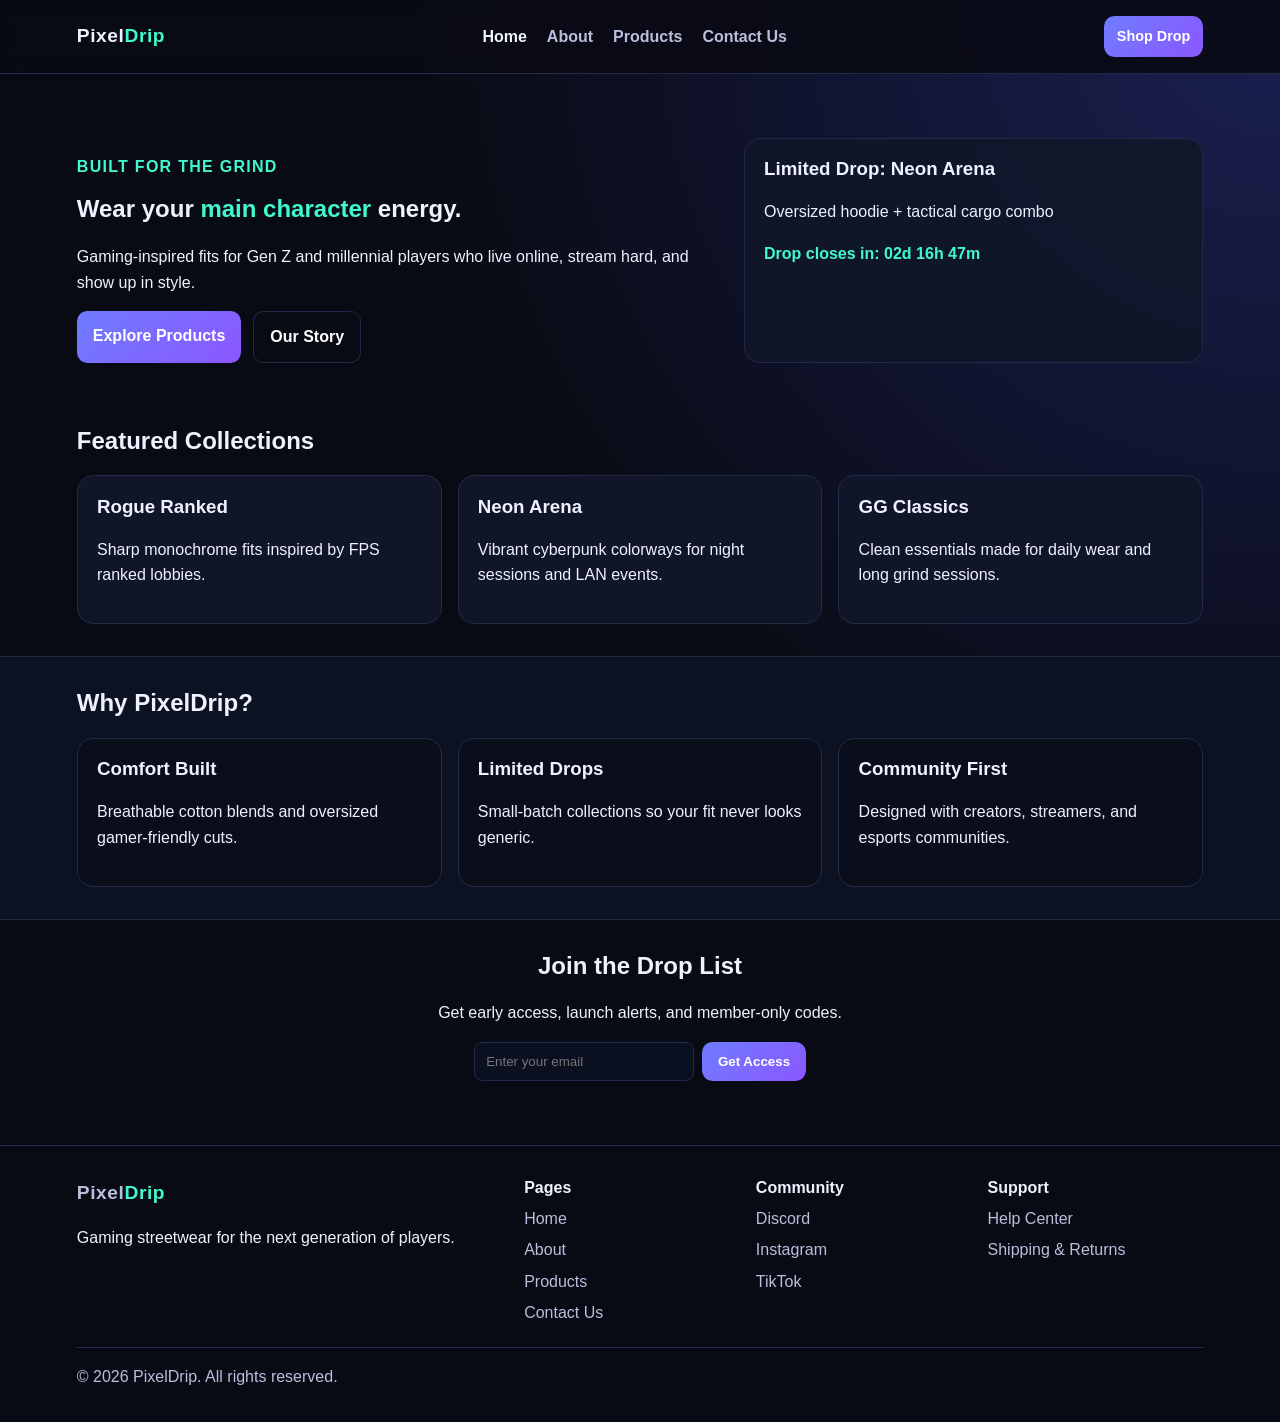
<file: index.html>
<!DOCTYPE html>
<html lang="en">
  <head>
    <meta charset="UTF-8" />
    <meta name="viewport" content="width=device-width, initial-scale=1.0" />
    <title>PixelDrip | Gaming Streetwear</title>
    <meta
      name="description"
      content="PixelDrip creates gaming-inspired streetwear for Gen Z and millennial gamers."
    />
    <link rel="stylesheet" href="styles.css" />
  </head>
  <body>
    <header class="site-header">
      <a href="index.html" class="logo">Pixel<span>Drip</span></a>
      <button class="nav-toggle" aria-label="Toggle menu">☰</button>
      <nav class="main-nav">
        <a class="active" href="index.html">Home</a>
        <a href="about.html">About</a>
        <a href="products.html">Products</a>
        <a href="contact.html">Contact Us</a>
      </nav>
      <a class="btn btn-small" href="products.html">Shop Drop</a>
    </header>

    <main>
      <section class="hero">
        <div>
          <p class="eyebrow">Built for the grind</p>
          <h1>Wear your <span>main character</span> energy.</h1>
          <p>
            Gaming-inspired fits for Gen Z and millennial players who live online,
            stream hard, and show up in style.
          </p>
          <div class="hero-actions">
            <a class="btn" href="products.html">Explore Products</a>
            <a class="btn btn-secondary" href="about.html">Our Story</a>
          </div>
        </div>
        <div class="hero-card">
          <h3>Limited Drop: Neon Arena</h3>
          <p>Oversized hoodie + tactical cargo combo</p>
          <p class="countdown">Drop closes in: 02d 16h 47m</p>
        </div>
      </section>

      <section class="section">
        <h2>Featured Collections</h2>
        <div class="grid grid-3">
          <article class="card">
            <h3>Rogue Ranked</h3>
            <p>Sharp monochrome fits inspired by FPS ranked lobbies.</p>
          </article>
          <article class="card">
            <h3>Neon Arena</h3>
            <p>Vibrant cyberpunk colorways for night sessions and LAN events.</p>
          </article>
          <article class="card">
            <h3>GG Classics</h3>
            <p>Clean essentials made for daily wear and long grind sessions.</p>
          </article>
        </div>
      </section>

      <section class="section section-dark">
        <h2>Why PixelDrip?</h2>
        <div class="grid grid-3">
          <article class="card dark">
            <h3>Comfort Built</h3>
            <p>Breathable cotton blends and oversized gamer-friendly cuts.</p>
          </article>
          <article class="card dark">
            <h3>Limited Drops</h3>
            <p>Small-batch collections so your fit never looks generic.</p>
          </article>
          <article class="card dark">
            <h3>Community First</h3>
            <p>Designed with creators, streamers, and esports communities.</p>
          </article>
        </div>
      </section>

      <section class="section cta">
        <h2>Join the Drop List</h2>
        <p>Get early access, launch alerts, and member-only codes.</p>
        <form class="inline-form" action="#">
          <label class="sr-only" for="email">Email</label>
          <input id="email" type="email" placeholder="Enter your email" required />
          <button class="btn" type="submit">Get Access</button>
        </form>
      </section>
    </main>

    <footer class="site-footer">
      <div>
        <a href="index.html" class="logo">Pixel<span>Drip</span></a>
        <p>Gaming streetwear for the next generation of players.</p>
      </div>
      <div>
        <h4>Pages</h4>
        <a href="index.html">Home</a>
        <a href="about.html">About</a>
        <a href="products.html">Products</a>
        <a href="contact.html">Contact Us</a>
      </div>
      <div>
        <h4>Community</h4>
        <a href="#">Discord</a>
        <a href="#">Instagram</a>
        <a href="#">TikTok</a>
      </div>
      <div>
        <h4>Support</h4>
        <a href="contact.html">Help Center</a>
        <a href="contact.html">Shipping & Returns</a>
      </div>
      <p class="copyright">© <span id="year"></span> PixelDrip. All rights reserved.</p>
    </footer>

    <script src="script.js"></script>
  </body>
</html>
</file>
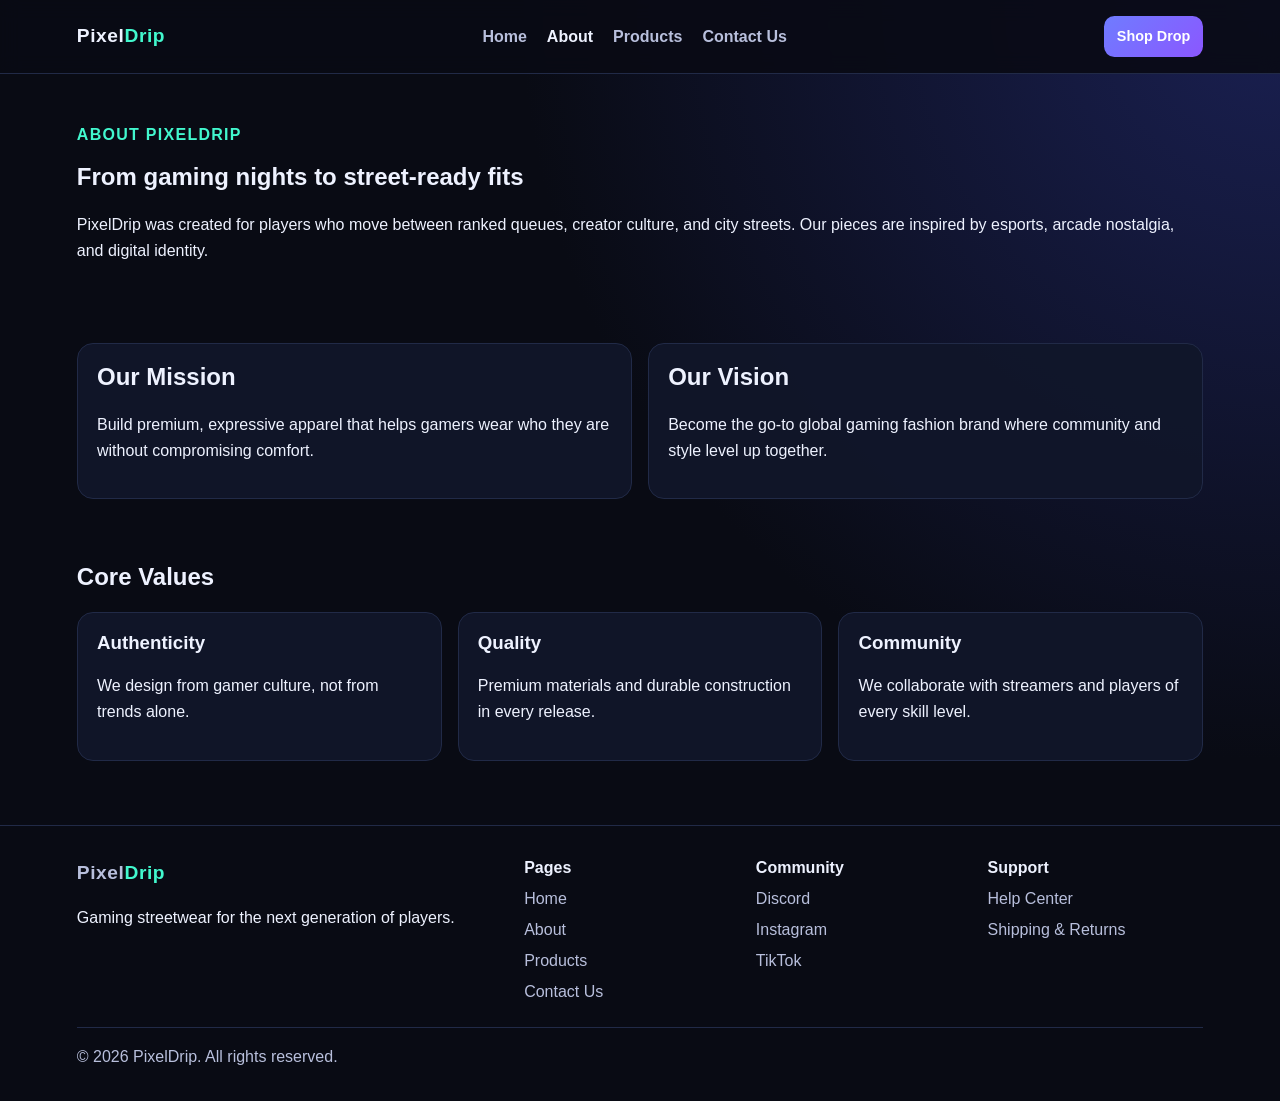
<file: about.html>
<!DOCTYPE html>
<html lang="en">
  <head>
    <meta charset="UTF-8" />
    <meta name="viewport" content="width=device-width, initial-scale=1.0" />
    <title>About | PixelDrip</title>
    <meta
      name="description"
      content="Learn about PixelDrip and how we blend gaming culture with streetwear design."
    />
    <link rel="stylesheet" href="styles.css" />
  </head>
  <body>
    <header class="site-header">
      <a href="index.html" class="logo">Pixel<span>Drip</span></a>
      <button class="nav-toggle" aria-label="Toggle menu">☰</button>
      <nav class="main-nav">
        <a href="index.html">Home</a>
        <a class="active" href="about.html">About</a>
        <a href="products.html">Products</a>
        <a href="contact.html">Contact Us</a>
      </nav>
      <a class="btn btn-small" href="products.html">Shop Drop</a>
    </header>

    <main class="page-content">
      <section class="section">
        <p class="eyebrow">About PixelDrip</p>
        <h1>From gaming nights to street-ready fits</h1>
        <p>
          PixelDrip was created for players who move between ranked queues,
          creator culture, and city streets. Our pieces are inspired by esports,
          arcade nostalgia, and digital identity.
        </p>
      </section>

      <section class="section grid grid-2">
        <article class="card">
          <h2>Our Mission</h2>
          <p>
            Build premium, expressive apparel that helps gamers wear who they are
            without compromising comfort.
          </p>
        </article>
        <article class="card">
          <h2>Our Vision</h2>
          <p>
            Become the go-to global gaming fashion brand where community and style
            level up together.
          </p>
        </article>
      </section>

      <section class="section">
        <h2>Core Values</h2>
        <div class="grid grid-3">
          <article class="card">
            <h3>Authenticity</h3>
            <p>We design from gamer culture, not from trends alone.</p>
          </article>
          <article class="card">
            <h3>Quality</h3>
            <p>Premium materials and durable construction in every release.</p>
          </article>
          <article class="card">
            <h3>Community</h3>
            <p>We collaborate with streamers and players of every skill level.</p>
          </article>
        </div>
      </section>
    </main>

    <footer class="site-footer">
      <div>
        <a href="index.html" class="logo">Pixel<span>Drip</span></a>
        <p>Gaming streetwear for the next generation of players.</p>
      </div>
      <div>
        <h4>Pages</h4>
        <a href="index.html">Home</a>
        <a href="about.html">About</a>
        <a href="products.html">Products</a>
        <a href="contact.html">Contact Us</a>
      </div>
      <div>
        <h4>Community</h4>
        <a href="#">Discord</a>
        <a href="#">Instagram</a>
        <a href="#">TikTok</a>
      </div>
      <div>
        <h4>Support</h4>
        <a href="contact.html">Help Center</a>
        <a href="contact.html">Shipping & Returns</a>
      </div>
      <p class="copyright">© <span id="year"></span> PixelDrip. All rights reserved.</p>
    </footer>

    <script src="script.js"></script>
  </body>
</html>
</file>
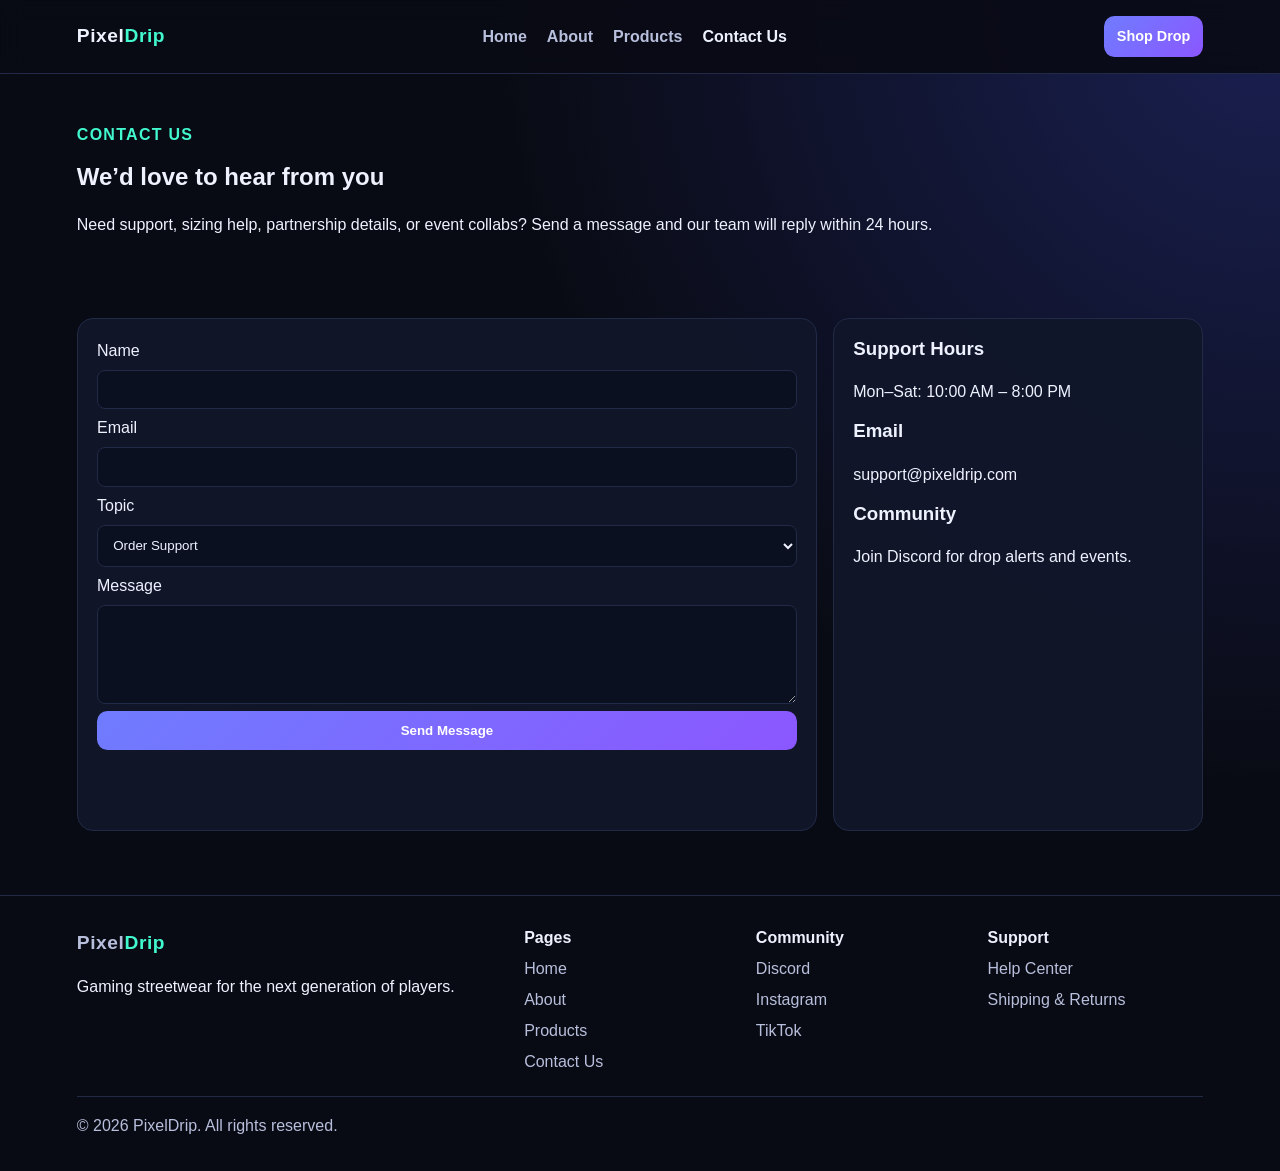
<file: contact.html>
<!DOCTYPE html>
<html lang="en">
  <head>
    <meta charset="UTF-8" />
    <meta name="viewport" content="width=device-width, initial-scale=1.0" />
    <title>Contact Us | PixelDrip</title>
    <meta
      name="description"
      content="Contact PixelDrip for support, collaborations, and community inquiries."
    />
    <link rel="stylesheet" href="styles.css" />
  </head>
  <body>
    <header class="site-header">
      <a href="index.html" class="logo">Pixel<span>Drip</span></a>
      <button class="nav-toggle" aria-label="Toggle menu">☰</button>
      <nav class="main-nav">
        <a href="index.html">Home</a>
        <a href="about.html">About</a>
        <a href="products.html">Products</a>
        <a class="active" href="contact.html">Contact Us</a>
      </nav>
      <a class="btn btn-small" href="products.html">Shop Drop</a>
    </header>

    <main class="page-content">
      <section class="section">
        <p class="eyebrow">Contact Us</p>
        <h1>We’d love to hear from you</h1>
        <p>
          Need support, sizing help, partnership details, or event collabs? Send a
          message and our team will reply within 24 hours.
        </p>
      </section>

      <section class="section contact-layout">
        <form class="contact-form" id="contactForm" action="#">
          <label for="name">Name</label>
          <input id="name" name="name" type="text" required />

          <label for="emailContact">Email</label>
          <input id="emailContact" name="email" type="email" required />

          <label for="topic">Topic</label>
          <select id="topic" name="topic">
            <option>Order Support</option>
            <option>Returns & Exchanges</option>
            <option>Creator Partnership</option>
            <option>General Question</option>
          </select>

          <label for="message">Message</label>
          <textarea id="message" name="message" rows="5" required></textarea>

          <button class="btn" type="submit">Send Message</button>
          <p class="form-status" id="formStatus" aria-live="polite"></p>
        </form>

        <aside class="card">
          <h3>Support Hours</h3>
          <p>Mon–Sat: 10:00 AM – 8:00 PM</p>
          <h3>Email</h3>
          <p>support@pixeldrip.com</p>
          <h3>Community</h3>
          <p>Join Discord for drop alerts and events.</p>
        </aside>
      </section>
    </main>

    <footer class="site-footer">
      <div>
        <a href="index.html" class="logo">Pixel<span>Drip</span></a>
        <p>Gaming streetwear for the next generation of players.</p>
      </div>
      <div>
        <h4>Pages</h4>
        <a href="index.html">Home</a>
        <a href="about.html">About</a>
        <a href="products.html">Products</a>
        <a href="contact.html">Contact Us</a>
      </div>
      <div>
        <h4>Community</h4>
        <a href="#">Discord</a>
        <a href="#">Instagram</a>
        <a href="#">TikTok</a>
      </div>
      <div>
        <h4>Support</h4>
        <a href="contact.html">Help Center</a>
        <a href="contact.html">Shipping & Returns</a>
      </div>
      <p class="copyright">© <span id="year"></span> PixelDrip. All rights reserved.</p>
    </footer>

    <script src="script.js"></script>
  </body>
</html>
</file>
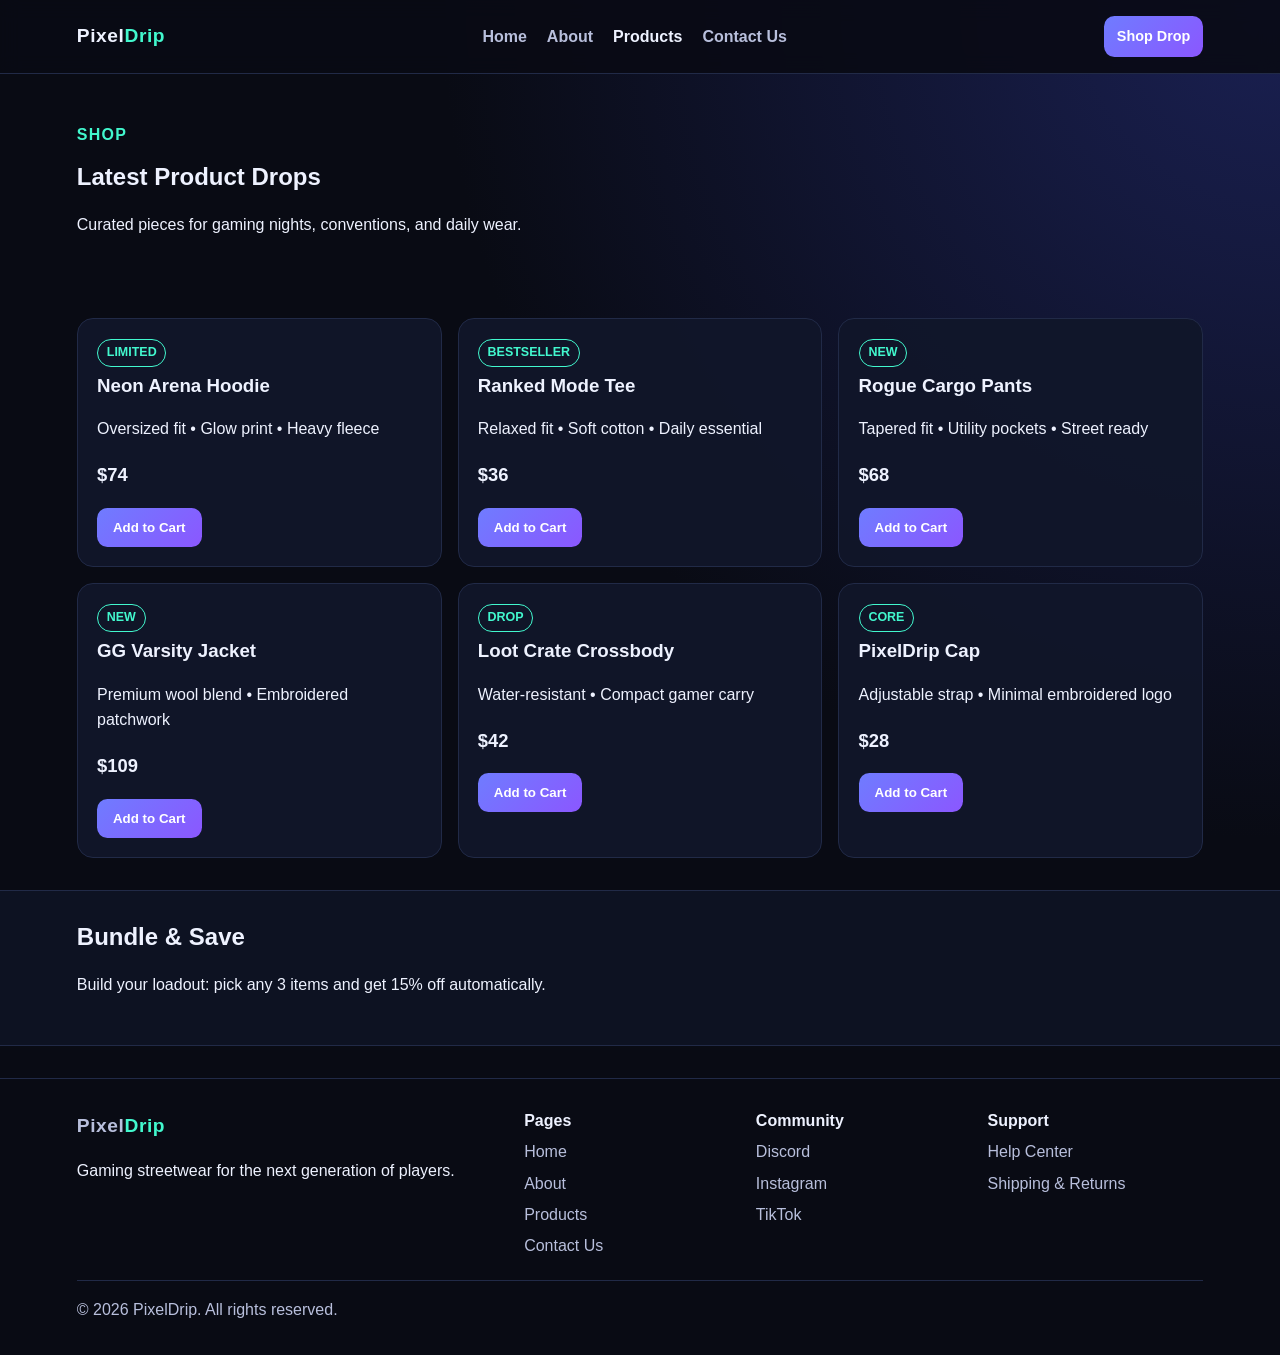
<file: products.html>
<!DOCTYPE html>
<html lang="en">
  <head>
    <meta charset="UTF-8" />
    <meta name="viewport" content="width=device-width, initial-scale=1.0" />
    <title>Products | PixelDrip</title>
    <meta
      name="description"
      content="Shop PixelDrip products: hoodies, tees, cargos, and accessories inspired by gaming culture."
    />
    <link rel="stylesheet" href="styles.css" />
  </head>
  <body>
    <header class="site-header">
      <a href="index.html" class="logo">Pixel<span>Drip</span></a>
      <button class="nav-toggle" aria-label="Toggle menu">☰</button>
      <nav class="main-nav">
        <a href="index.html">Home</a>
        <a href="about.html">About</a>
        <a class="active" href="products.html">Products</a>
        <a href="contact.html">Contact Us</a>
      </nav>
      <a class="btn btn-small" href="products.html">Shop Drop</a>
    </header>

    <main class="page-content">
      <section class="section">
        <p class="eyebrow">Shop</p>
        <h1>Latest Product Drops</h1>
        <p>Curated pieces for gaming nights, conventions, and daily wear.</p>
      </section>

      <section class="section">
        <div class="grid grid-3">
          <article class="product-card">
            <span class="tag">Limited</span>
            <h3>Neon Arena Hoodie</h3>
            <p>Oversized fit • Glow print • Heavy fleece</p>
            <p class="price">$74</p>
            <button class="btn">Add to Cart</button>
          </article>
          <article class="product-card">
            <span class="tag">Bestseller</span>
            <h3>Ranked Mode Tee</h3>
            <p>Relaxed fit • Soft cotton • Daily essential</p>
            <p class="price">$36</p>
            <button class="btn">Add to Cart</button>
          </article>
          <article class="product-card">
            <span class="tag">New</span>
            <h3>Rogue Cargo Pants</h3>
            <p>Tapered fit • Utility pockets • Street ready</p>
            <p class="price">$68</p>
            <button class="btn">Add to Cart</button>
          </article>
          <article class="product-card">
            <span class="tag">New</span>
            <h3>GG Varsity Jacket</h3>
            <p>Premium wool blend • Embroidered patchwork</p>
            <p class="price">$109</p>
            <button class="btn">Add to Cart</button>
          </article>
          <article class="product-card">
            <span class="tag">Drop</span>
            <h3>Loot Crate Crossbody</h3>
            <p>Water-resistant • Compact gamer carry</p>
            <p class="price">$42</p>
            <button class="btn">Add to Cart</button>
          </article>
          <article class="product-card">
            <span class="tag">Core</span>
            <h3>PixelDrip Cap</h3>
            <p>Adjustable strap • Minimal embroidered logo</p>
            <p class="price">$28</p>
            <button class="btn">Add to Cart</button>
          </article>
        </div>
      </section>

      <section class="section section-dark">
        <h2>Bundle & Save</h2>
        <p>Build your loadout: pick any 3 items and get 15% off automatically.</p>
      </section>
    </main>

    <footer class="site-footer">
      <div>
        <a href="index.html" class="logo">Pixel<span>Drip</span></a>
        <p>Gaming streetwear for the next generation of players.</p>
      </div>
      <div>
        <h4>Pages</h4>
        <a href="index.html">Home</a>
        <a href="about.html">About</a>
        <a href="products.html">Products</a>
        <a href="contact.html">Contact Us</a>
      </div>
      <div>
        <h4>Community</h4>
        <a href="#">Discord</a>
        <a href="#">Instagram</a>
        <a href="#">TikTok</a>
      </div>
      <div>
        <h4>Support</h4>
        <a href="contact.html">Help Center</a>
        <a href="contact.html">Shipping & Returns</a>
      </div>
      <p class="copyright">© <span id="year"></span> PixelDrip. All rights reserved.</p>
    </footer>

    <script src="script.js"></script>
  </body>
</html>
</file>
<file: styles.css>
:root {
  --bg: #090b14;
  --panel: #11162a;
  --text: #eef2ff;
  --muted: #b8bfdc;
  --primary: #6f7cff;
  --accent: #42f8ce;
  --border: #212a47;
}

* {
  box-sizing: border-box;
}

body {
  margin: 0;
  font-family: Inter, Segoe UI, Roboto, Arial, sans-serif;
  color: var(--text);
  background: radial-gradient(circle at top right, #1a2052 0%, var(--bg) 45%);
  line-height: 1.6;
}

a {
  color: inherit;
  text-decoration: none;
}

.site-header {
  position: sticky;
  top: 0;
  z-index: 20;
  display: flex;
  align-items: center;
  justify-content: space-between;
  padding: 1rem 6vw;
  border-bottom: 1px solid var(--border);
  background: rgba(9, 11, 20, 0.9);
  backdrop-filter: blur(10px);
}

.logo {
  font-size: 1.2rem;
  font-weight: 800;
  letter-spacing: 0.03em;
}

.logo span {
  color: var(--accent);
}

.main-nav {
  display: flex;
  gap: 1.25rem;
}

.main-nav a {
  color: var(--muted);
  font-weight: 600;
}

.main-nav a.active,
.main-nav a:hover {
  color: var(--text);
}

.nav-toggle {
  display: none;
  background: transparent;
  border: 1px solid var(--border);
  color: var(--text);
  font-size: 1.2rem;
  padding: 0.2rem 0.6rem;
  border-radius: 0.4rem;
}

.btn {
  border: none;
  background: linear-gradient(135deg, var(--primary), #8b57ff);
  color: white;
  padding: 0.75rem 1rem;
  border-radius: 0.65rem;
  font-weight: 700;
  cursor: pointer;
  display: inline-block;
}

.btn-small {
  padding: 0.55rem 0.8rem;
  font-size: 0.9rem;
}

.btn-secondary {
  background: transparent;
  border: 1px solid var(--border);
}

.hero {
  display: grid;
  grid-template-columns: 1.4fr 1fr;
  gap: 1.5rem;
  padding: 4rem 6vw 2rem;
}

.eyebrow {
  color: var(--accent);
  font-weight: 700;
  letter-spacing: 0.08em;
  text-transform: uppercase;
}

h1,
h2,
h3,
h4 {
  line-height: 1.2;
  margin-top: 0;
}

h1 span {
  color: var(--accent);
}

.hero-actions {
  display: flex;
  gap: 0.75rem;
  flex-wrap: wrap;
  margin-top: 1rem;
}

.hero-card,
.card,
.product-card,
.contact-form {
  background: rgba(17, 22, 42, 0.92);
  border: 1px solid var(--border);
  border-radius: 1rem;
  padding: 1.2rem;
}

.countdown {
  color: var(--accent);
  font-weight: 700;
}

.section {
  padding: 2rem 6vw;
}

.section-dark {
  background: #0d1222;
  border-top: 1px solid var(--border);
  border-bottom: 1px solid var(--border);
}

.grid {
  display: grid;
  gap: 1rem;
}

.grid-2 {
  grid-template-columns: repeat(2, minmax(0, 1fr));
}

.grid-3 {
  grid-template-columns: repeat(3, minmax(0, 1fr));
}

.card.dark {
  background: rgba(10, 14, 27, 1);
}

.cta {
  text-align: center;
}

.inline-form {
  display: flex;
  justify-content: center;
  gap: 0.5rem;
  flex-wrap: wrap;
}

input,
select,
textarea {
  background: #0b1020;
  border: 1px solid var(--border);
  color: var(--text);
  border-radius: 0.5rem;
  padding: 0.7rem;
}

.inline-form input {
  min-width: 220px;
}

.page-content {
  min-height: 65vh;
}

.product-card .tag {
  display: inline-block;
  margin-bottom: 0.5rem;
  padding: 0.2rem 0.55rem;
  border-radius: 99px;
  border: 1px solid var(--accent);
  color: var(--accent);
  font-size: 0.78rem;
  font-weight: 700;
  text-transform: uppercase;
}

.price {
  font-size: 1.15rem;
  font-weight: 800;
}

.contact-layout {
  display: grid;
  grid-template-columns: 2fr 1fr;
  gap: 1rem;
}

.contact-form {
  display: grid;
  gap: 0.4rem;
}

.form-status {
  color: var(--accent);
  min-height: 1.4em;
}

.site-footer {
  margin-top: 2rem;
  border-top: 1px solid var(--border);
  padding: 2rem 6vw;
  display: grid;
  gap: 1rem;
  grid-template-columns: 2fr 1fr 1fr 1fr;
}

.site-footer h4 {
  margin: 0 0 0.55rem;
}

.site-footer a {
  display: block;
  color: var(--muted);
  margin-bottom: 0.35rem;
}

.copyright {
  grid-column: 1 / -1;
  margin: 0;
  color: var(--muted);
  border-top: 1px solid var(--border);
  padding-top: 1rem;
}

.sr-only {
  position: absolute;
  width: 1px;
  height: 1px;
  padding: 0;
  margin: -1px;
  overflow: hidden;
  clip: rect(0, 0, 0, 0);
  white-space: nowrap;
  border: 0;
}

@media (max-width: 920px) {
  .hero,
  .grid-3,
  .grid-2,
  .contact-layout,
  .site-footer {
    grid-template-columns: 1fr;
  }

  .main-nav {
    position: absolute;
    top: 64px;
    left: 0;
    right: 0;
    display: none;
    flex-direction: column;
    background: #090b14;
    padding: 1rem 6vw;
    border-bottom: 1px solid var(--border);
  }

  .main-nav.open {
    display: flex;
  }

  .nav-toggle {
    display: block;
  }

  .site-header .btn-small {
    display: none;
  }
}
</file>
